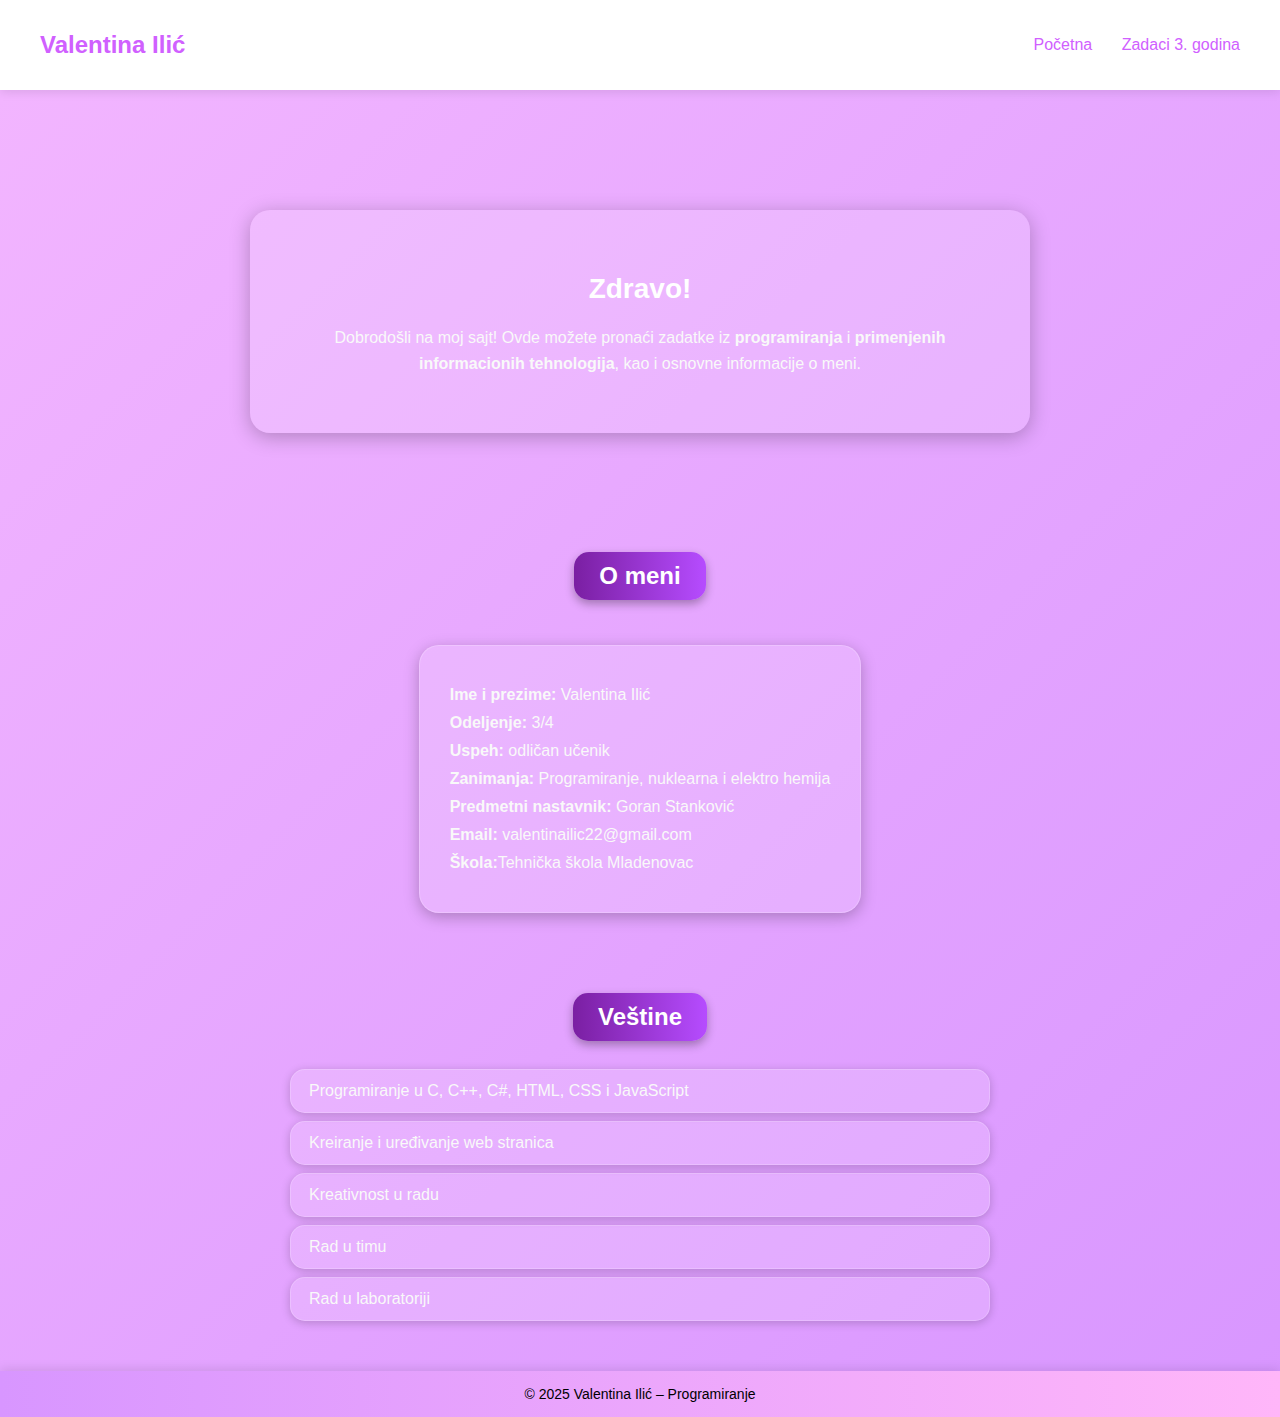
<file: index.html>
<html lang="sr">
<head>
    <meta charset="utf-8" />
    <title>Početna</title>
    <style>
body {
    margin: 0;
    font-family: "Segoe UI", sans-serif;
    background: linear-gradient(135deg, #f3b6ff, #d896ff);
    color: #fff;
}

/* HEADER */
header {
    background-color: #fff;
    color: #d060ff;
    padding: 15px 40px;
    box-shadow: 0 2px 10px rgba(0,0,0,0.1);
}

nav {
    display: flex;
    justify-content: space-between;
    align-items: center;
}

.logo {
    font-size: 24px;
    font-weight: bold;
    color: #d060ff;
}

.navlink {
    list-style: none;
    margin: 0;
    padding: 0;
}

.navlink li {
    display: inline;
    margin-left: 25px;
}

.navlink a {
    text-decoration: none;
    color: #d060ff;
    font-weight: 500;
    transition: 0.3s;
}

.navlink a:hover {
    color: #7a1fa2;
}

/* UVOD */
.uvod {
    text-align: center;
    margin-top: 80px;
    padding: 40px;
}

.uvodtxt {
    background: rgba(255,255,255,0.15);
    border-radius: 20px;
    display: inline-block;
    padding: 40px;
    max-width: 700px;
    box-shadow: 0 4px 20px rgba(0,0,0,0.25);
}

.uvodtxt h2 {
    color: #fff;
    margin-bottom: 20px;
    font-size: 28px;
}

.uvodtxt p {
    font-size: 16px;
    color: #f9f9f9;
    line-height: 1.6em;
}

/* CV */
.cv {
    text-align: center;
    margin: 60px auto;
    width: 80%;
}

.cv h2 {
    color: #fff;
    background: linear-gradient(90deg, #7a1fa2, #b64cff);
    display: inline-block;
    padding: 10px 25px;
    border-radius: 15px;
    font-size: 24px;
    box-shadow: 0 4px 10px rgba(0,0,0,0.3);
}

.cv-card {
    background: rgba(255,255,255,0.15);
    border: 1px solid rgba(255,255,255,0.2);
    border-radius: 20px;
    padding: 30px;
    margin-top: 25px;
    display: inline-block;
    text-align: left;
    box-shadow: 0 4px 15px rgba(0,0,0,0.25);
}

.cv-card p {
    margin: 10px 0;
    font-size: 16px;
    color: #f9f9f9;
}

/* VEŠTINE */
.skills {
    width: 80%;
    margin: 50px auto;
    text-align: center;
}

.skills h2 {
    background: linear-gradient(90deg, #7a1fa2, #b64cff);
    display: inline-block;
    padding: 10px 25px;
    border-radius: 15px;
    font-size: 24px;
    margin-bottom: 20px;
    box-shadow: 0 4px 10px rgba(0,0,0,0.3);
}

.skills ul {
    list-style: none;
    padding: 0;
    max-width: 700px;
    margin: 0 auto;
    text-align: left;
}

.skills li {
    background: rgba(255,255,255,0.15);
    border: 1px solid rgba(255,255,255,0.2);
    border-radius: 15px;
    padding: 12px 18px;
    margin: 8px 0;
    color: #f9f9f9;
    box-shadow: 0 2px 10px rgba(0,0,0,0.2);
}

/* PROJEKTI */
.projekti {
    text-align: center;
    margin: 60px auto;
    width: 80%;
}

.projekti h2 {
    background: linear-gradient(90deg, #7a1fa2, #b64cff);
    display: inline-block;
    padding: 10px 25px;
    border-radius: 15px;
    font-size: 24px;
    margin-bottom: 25px;
    box-shadow: 0 4px 10px rgba(0,0,0,0.3);
}

.projekat {
    background: rgba(255,255,255,0.15);
    border-radius: 20px;
    padding: 25px;
    margin: 20px auto;
    width: 70%;
    box-shadow: 0 4px 15px rgba(0,0,0,0.25);
    text-align: left;
}

.projekat h3 {
    color: #ffb6f9;
    margin-bottom: 10px;
}

/* FOOTER */
footer {
    background: linear-gradient(90deg, #d896ff, #ffb6f9);
    color: #000;
    text-align: center;
    padding: 15px;
    font-size: 14px;
    box-shadow: 0 -2px 10px rgba(0,0,0,0.1);
}

</style>
</head>

<body>
<header>
    <nav>
        <h1 class="logo">Valentina Ilić</h1>
        <ul class="navlink">
            <li><a href="index.html" class="active">Početna</a></li>
            <li><a href="nesto.html">Zadaci 3. godina</a></li>
        </ul>
    </nav>
</header>

<section class="uvod">
    <div class="uvodtxt">
        <h2>Zdravo!</h2>
        <p>
            Dobrodošli na moj sajt! Ovde možete pronaći zadatke iz 
            <b>programiranja</b> i <b>primenjenih informacionih tehnologija</b>, 
            kao i osnovne informacije o meni.
        </p>
    </div>
</section>

<section class="cv">
    <h2>O meni</h2>
<br>
    <div class="cv-card">
        <p><b>Ime i prezime:</b> Valentina Ilić</p>
        <p><b>Odeljenje:</b> 3/4</p>
        <p><b>Uspeh:</b> odličan učenik</p>
        <p><b>Zanimanja:</b> Programiranje, nuklearna i elektro hemija</p>
        <p><b>Predmetni nastavnik:</b> Goran Stanković</p>
        <p><b>Email:</b> valentinailic22@gmail.com</p>
        <p><b>Škola:</b>Tehnička škola Mladenovac</p>
    </div>
</section>

<section class="skills">
    <h2>Veštine</h2>
    <ul>
        <li>Programiranje u C, C++, C#, HTML, CSS i JavaScript</li>
        <li>Kreiranje i uređivanje web stranica</li>
        <li>Kreativnost u radu</li>
        <li>Rad u timu</li>
        <li>Rad u laboratoriji</li>
    </ul>
</section>

<footer>
    © 2025 Valentina Ilić – Programiranje
</footer>
</body>
</html>
</file>
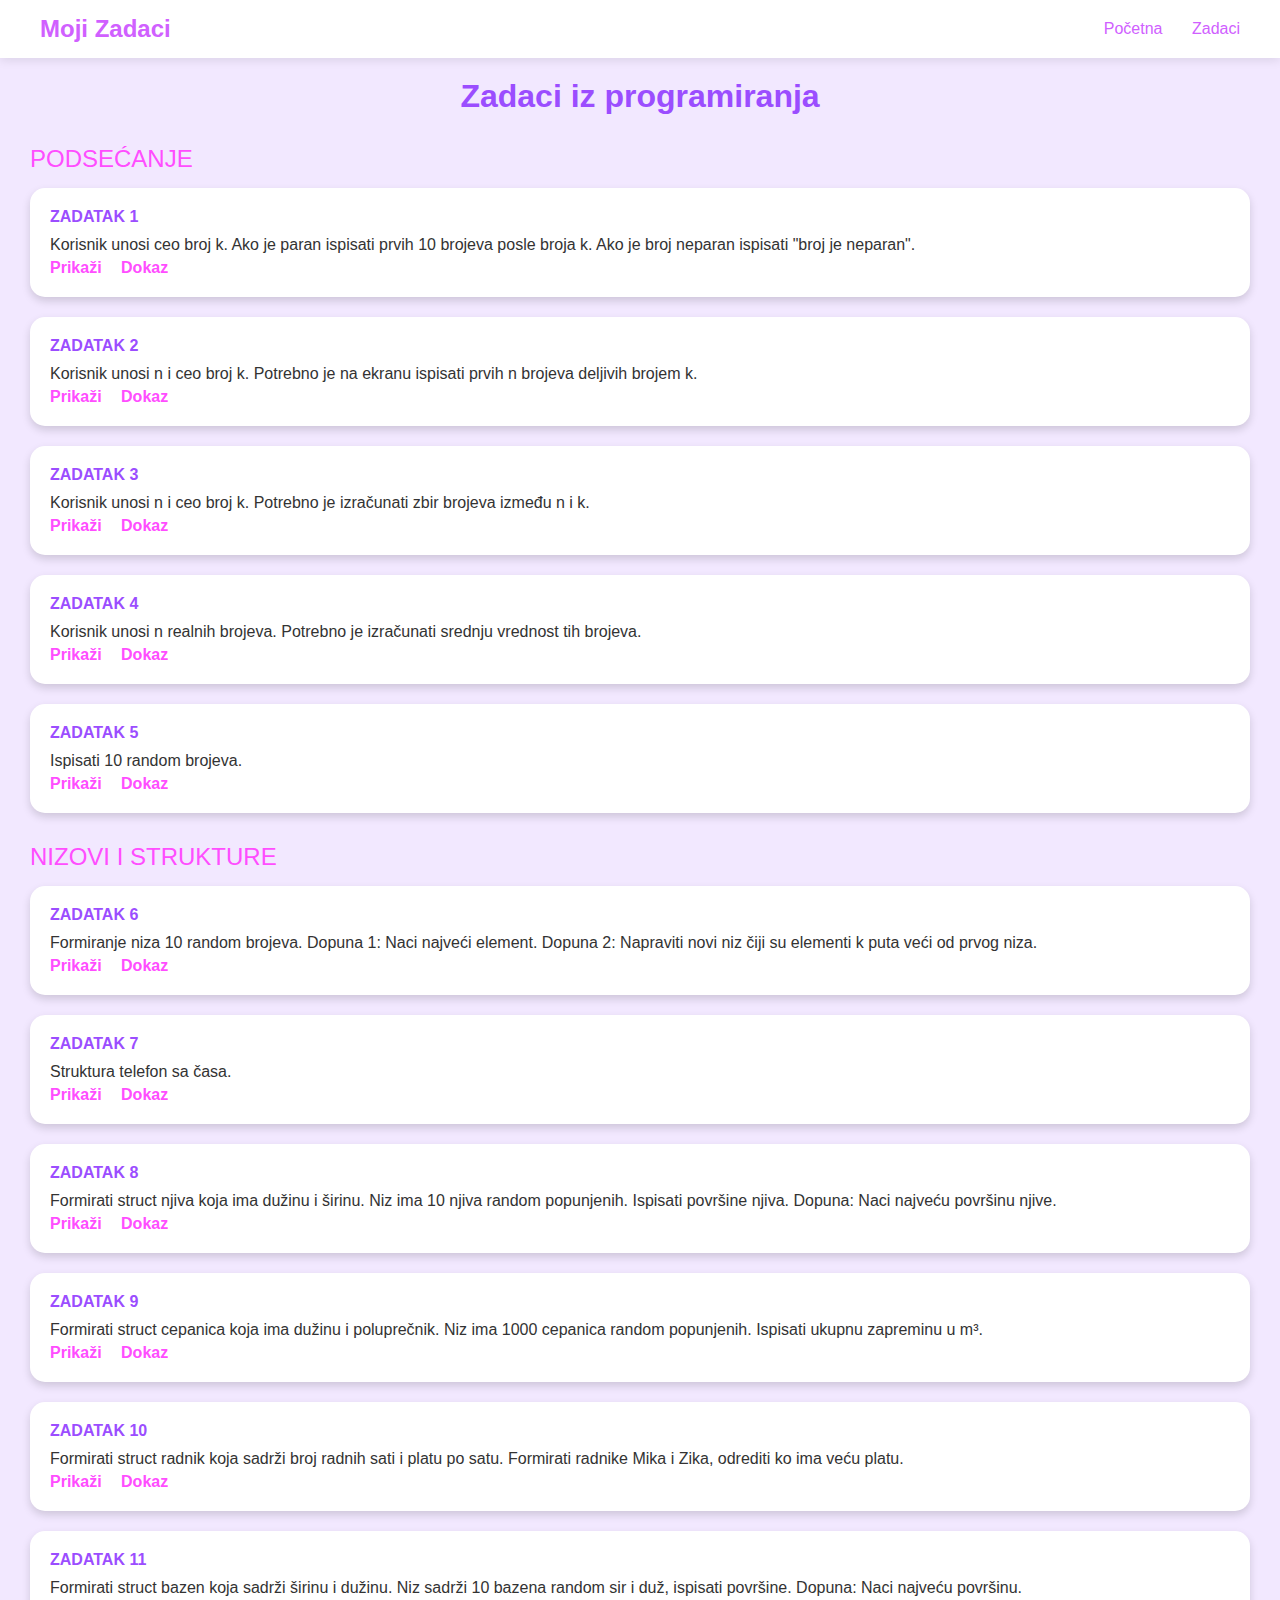
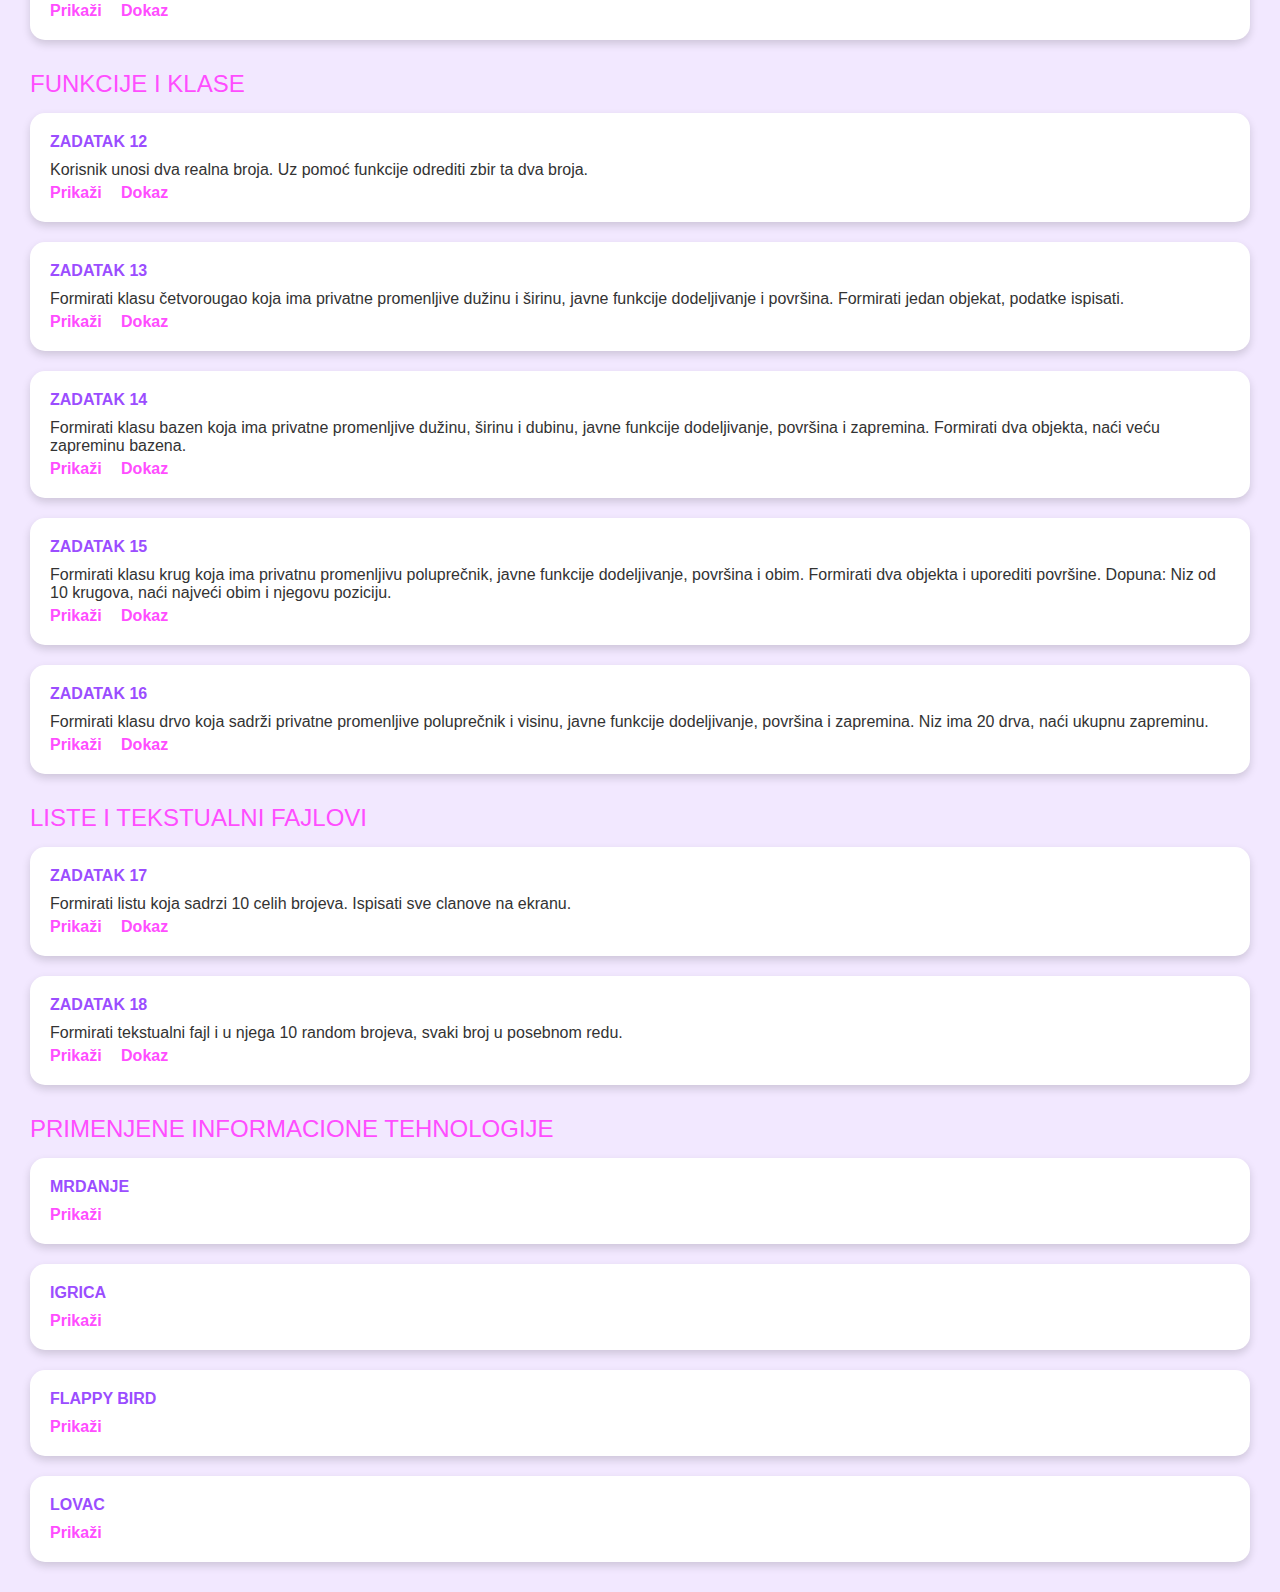
<file: nesto.html>
<!DOCTYPE html>
<html lang="sr">
<head>
    <meta charset="UTF-8">
    <meta name="viewport" content="width=device-width, initial-scale=1.0">
    <title>Zadaci</title>
    <style>
        body {
    margin: 0;
    font-family: 'Arial', sans-serif;
    background: #f2e8ff;
    color: #333;
}

/* Gornja navigaciona traka – izmenjena da bude kao na početnoj */
.navbar {
    background-color: #fff;
    color: #d060ff;
    padding: 15px 40px;
    display: flex;
    justify-content: space-between;
    align-items: center;
    box-shadow: 0 2px 10px rgba(0,0,0,0.1);
}

.navbar a {
    color: #d060ff;
    text-decoration: none;
    font-weight: 500;
    margin-left: 25px;
    transition: 0.3s;
}

.navbar a:hover {
    color: #7a1fa2;
}

.logo {
    font-size: 24px;
    font-weight: bold;
    color: #d060ff;
}

/* Naslov stranice */
h1 {
    text-align: center;
    margin-top: 20px;
    color: #9b4dff;
}

/* Sekcije */
.section {
    margin: 30px;
}

.section-title {
    font-size: 1.5em;
    margin-bottom: 15px;
    color: #ff4dff;
}

/* Kartice */
.card {
    background: white;
    border-radius: 15px;
    padding: 20px;
    margin-bottom: 20px;
    box-shadow: 0 4px 8px rgba(0,0,0,0.15);
    transition: transform 0.2s;
}

.card:hover {
    transform: translateY(-5px);
}

.card .zad-label {
    font-weight: bold;
    margin-bottom: 10px;
    color: #9b4dff;
}

.card p {
    margin: 5px 0;
}

.card a {
    text-decoration: none;
    color: #ff4dff;
    font-weight: bold;
    margin-right: 15px;
}

.card a:hover {
    text-decoration: underline;
}

    </style>
</head>
<body>

    <div class="navbar">
        <div class="logo">Moji Zadaci</div>
        <div class="links">
            <a href="index.html">Početna</a>
            <a href="#zadaci">Zadaci</a>
        </div>
    </div>

    <h1>Zadaci iz programiranja</h1>

    <div id="zadaci">

        <!-- Podsećanje -->
        <div class="section">
            <div class="section-title">PODSEĆANJE</div>

            <div class="card">
                <div class="zad-label">ZADATAK 1</div>
                <p>Korisnik unosi ceo broj k. Ako je paran ispisati prvih 10 brojeva posle broja k. Ako je broj neparan ispisati "broj je neparan".</p>
                <a href="zadatak1.txt">Prikaži</a>
                <a href="slika1.png">Dokaz</a>
            </div>

            <div class="card">
                <div class="zad-label">ZADATAK 2</div>
                <p>Korisnik unosi n i ceo broj k. Potrebno je na ekranu ispisati prvih n brojeva deljivih brojem k.</p>
                <a href="zadatak2.txt">Prikaži</a>
                <a href="slika2.png">Dokaz</a>
            </div>

            <div class="card">
                <div class="zad-label">ZADATAK 3</div>
                <p>Korisnik unosi n i ceo broj k. Potrebno je izračunati zbir brojeva između n i k.</p>
                <a href="zadatak3.txt">Prikaži</a>
                <a href="slika3.png">Dokaz</a>
            </div>

            <div class="card">
                <div class="zad-label">ZADATAK 4</div>
                <p>Korisnik unosi n realnih brojeva. Potrebno je izračunati srednju vrednost tih brojeva.</p>
                <a href="zadatak4.txt">Prikaži</a>
                <a href="slika4.png">Dokaz</a>
            </div>

            <div class="card">
                <div class="zad-label">ZADATAK 5</div>
                <p>Ispisati 10 random brojeva.</p>
                <a href="zadatak5.txt">Prikaži</a>
                <a href="slika5.png">Dokaz</a>
            </div>
        </div>

        <!-- Nizovi i strukture -->
        <div class="section">
            <div class="section-title">NIZOVI I STRUKTURE</div>

            <div class="card">
                <div class="zad-label">ZADATAK 6</div>
                <p>Formiranje niza 10 random brojeva. Dopuna 1: Naci najveći element. Dopuna 2: Napraviti novi niz čiji su elementi k puta veći od prvog niza.</p>
                <a href="zadatak6.txt">Prikaži</a>
                <a href="slika6.png">Dokaz</a>
            </div>

            <div class="card">
                <div class="zad-label">ZADATAK 7</div>
                <p>Struktura telefon sa časa.</p>
                <a href="zadatak7.txt">Prikaži</a>
                <a href="slika7.png">Dokaz</a>
            </div>

            <div class="card">
                <div class="zad-label">ZADATAK 8</div>
                <p>Formirati struct njiva koja ima dužinu i širinu. Niz ima 10 njiva random popunjenih. Ispisati površine njiva. Dopuna: Naci najveću površinu njive.</p>
                <a href="zadatak8.txt">Prikaži</a>
                <a href="slika8.png">Dokaz</a>
            </div>

            <div class="card">
                <div class="zad-label">ZADATAK 9</div>
                <p>Formirati struct cepanica koja ima dužinu i poluprečnik. Niz ima 1000 cepanica random popunjenih. Ispisati ukupnu zapreminu u m³.</p>
                <a href="zadatak9.txt">Prikaži</a>
                <a href="slika9.png">Dokaz</a>
            </div>

            <div class="card">
                <div class="zad-label">ZADATAK 10</div>
                <p>Formirati struct radnik koja sadrži broj radnih sati i platu po satu. Formirati radnike Mika i Zika, odrediti ko ima veću platu.</p>
                <a href="zadatak10.txt">Prikaži</a>
                <a href="slika10.png">Dokaz</a>
            </div>

            <div class="card">
                <div class="zad-label">ZADATAK 11</div>
                <p>Formirati struct bazen koja sadrži širinu i dužinu. Niz sadrži 10 bazena random sir i duž, ispisati površine. Dopuna: Naci najveću površinu.</p>
                <a href="zadatak11.txt">Prikaži</a>
                <a href="slika11.png">Dokaz</a>
            </div>
        </div>

        <!-- Funkcije i klase -->
        <div class="section">
            <div class="section-title">FUNKCIJE I KLASE</div>

            <div class="card">
                <div class="zad-label">ZADATAK 12</div>
                <p>Korisnik unosi dva realna broja. Uz pomoć funkcije odrediti zbir ta dva broja.</p>
                <a href="zadatak12.txt">Prikaži</a>
                <a href="slika12.png">Dokaz</a>
            </div>

            <div class="card">
                <div class="zad-label">ZADATAK 13</div>
                <p>Formirati klasu četvorougao koja ima privatne promenljive dužinu i širinu, javne funkcije dodeljivanje i površina. Formirati jedan objekat, podatke ispisati.</p>
                <a href="zadatak13.txt">Prikaži</a>
                <a href="slika13.png">Dokaz</a>
            </div>

            <div class="card">
                <div class="zad-label">ZADATAK 14</div>
                <p>Formirati klasu bazen koja ima privatne promenljive dužinu, širinu i dubinu, javne funkcije dodeljivanje, površina i zapremina. Formirati dva objekta, naći veću zapreminu bazena.</p>
                <a href="zadatak14.txt">Prikaži</a>
                <a href="slika14.png">Dokaz</a>
            </div>

            <div class="card">
                <div class="zad-label">ZADATAK 15</div>
                <p>Formirati klasu krug koja ima privatnu promenljivu poluprečnik, javne funkcije dodeljivanje, površina i obim. Formirati dva objekta i uporediti površine. Dopuna: Niz od 10 krugova, naći najveći obim i njegovu poziciju.</p>
                <a href="zadatak15.txt">Prikaži</a>
                <a href="slika15.png">Dokaz</a>
            </div>

            <div class="card">
                <div class="zad-label">ZADATAK 16</div>
                <p>Formirati klasu drvo koja sadrži privatne promenljive poluprečnik i visinu, javne funkcije dodeljivanje, površina i zapremina. Niz ima 20 drva, naći ukupnu zapreminu.</p>
                <a href="zadatak16.txt">Prikaži</a>
                <a href="slika16.png">Dokaz</a>
            </div>
        </div>



        <!-- Liste i tekstualni fajlovi -->
        <div class="section">
            <div class="section-title">LISTE I TEKSTUALNI FAJLOVI</div>

            <div class="card">
                <div class="zad-label">ZADATAK 17</div>
                <p>Formirati listu koja sadrzi 10 celih brojeva. Ispisati sve clanove na ekranu.</p>
                <a href="zadatak17.txt">Prikaži</a>
                <a href="slika17.png">Dokaz</a>
            </div>

            <div class="card">
                <div class="zad-label">ZADATAK 18</div>
                <p>Formirati tekstualni fajl i u njega 10 random brojeva, svaki broj u posebnom redu.</p>
                <a href="zadatak18.txt">Prikaži</a>
                <a href="slika18.png">Dokaz</a>
            </div>
        </div>

        <!-- Primene IT -->
        <div class="section">
            <div class="section-title">PRIMENJENE INFORMACIONE TEHNOLOGIJE</div>

            <div class="card">
                <div class="zad-label">MRDANJE</div>
                <a href="zadatak1.pit.txt">Prikaži</a>
            </div>

            <div class="card">
                <div class="zad-label">IGRICA</div>
                <a href="zadatak2.pit.txt">Prikaži</a>
            </div>

            <div class="card">
                <div class="zad-label">FLAPPY BIRD</div>
                <a href="zadatak3.pit.txt">Prikaži</a>
            </div>

            <div class="card">
                <div class="zad-label">LOVAC</div>
                <a href="zadatak4.pit.txt">Prikaži</a>
            </div>
        </div>

    </div>
</body>
</html>
</file>
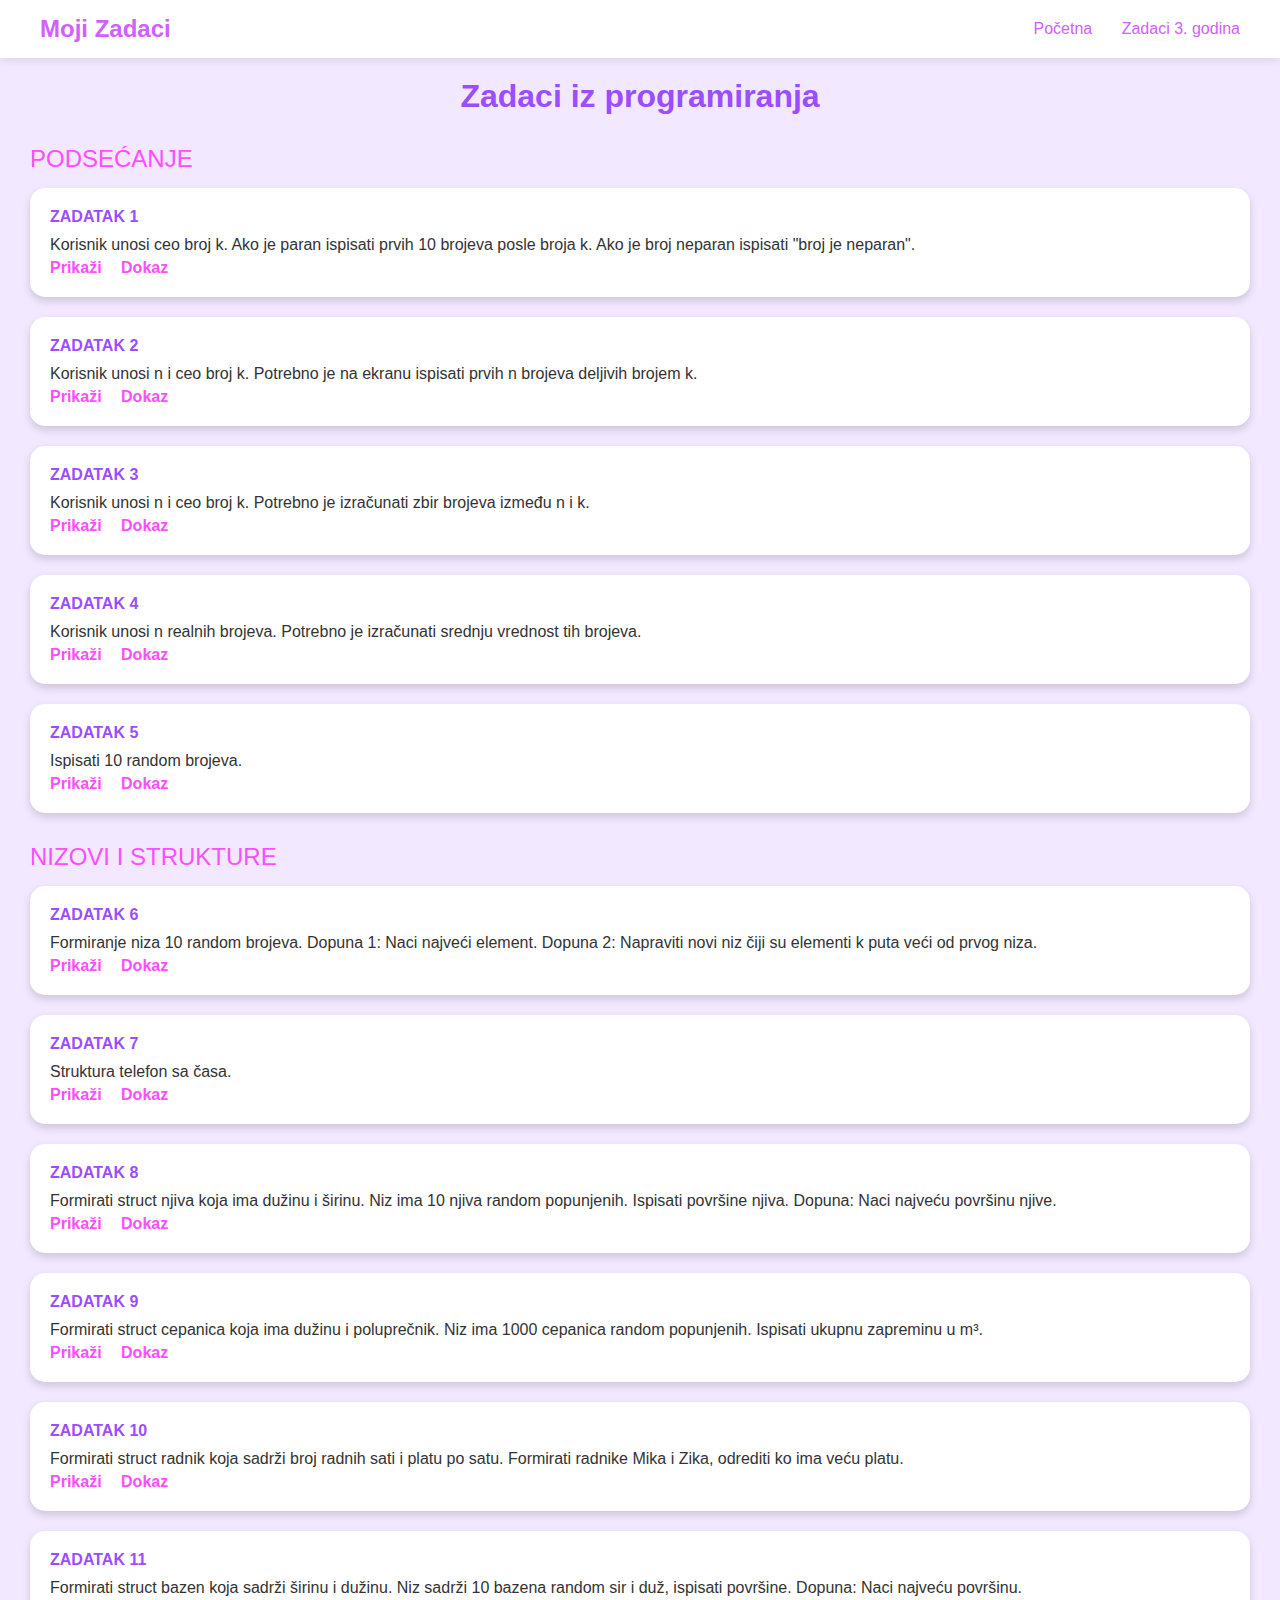
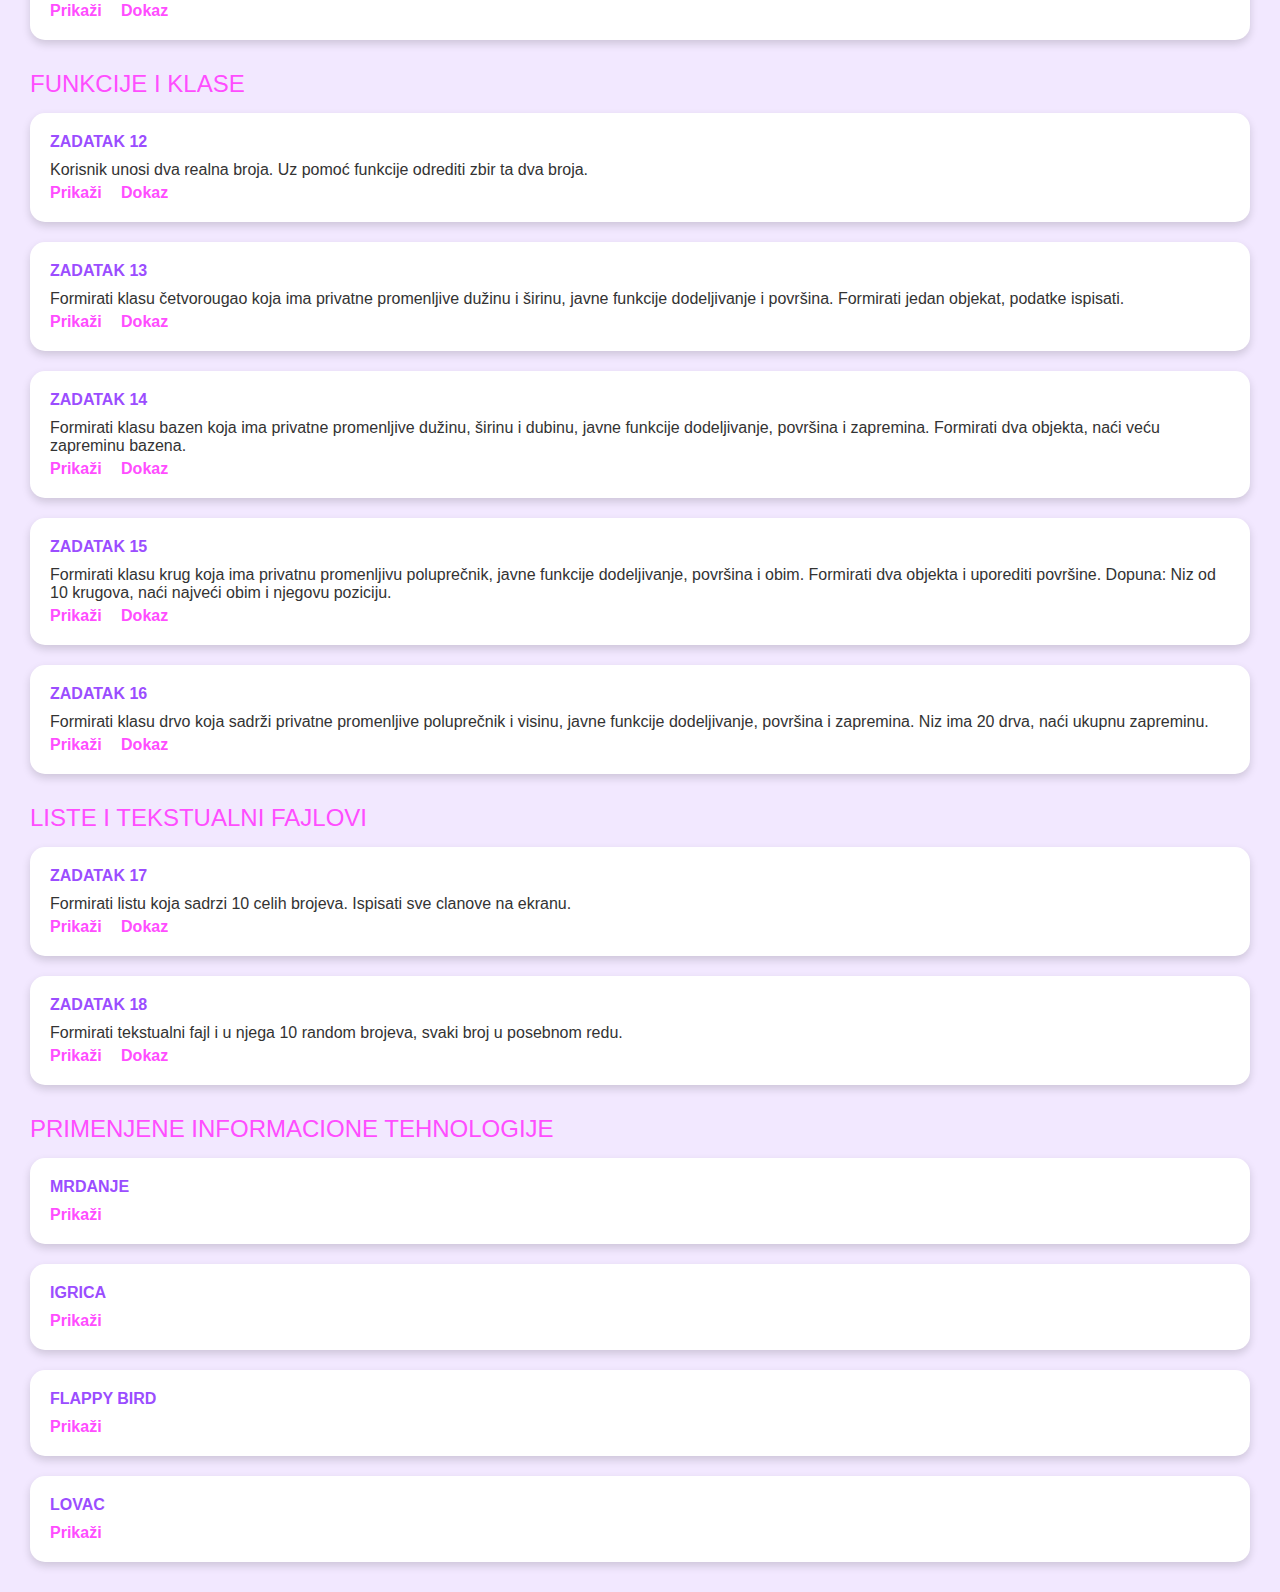
<file: zadaci.html>
<!DOCTYPE html>
<html lang="sr">
<head>
    <meta charset="UTF-8">
    <meta name="viewport" content="width=device-width, initial-scale=1.0">
    <title>Zadaci</title>
    <style>
        body {
    margin: 0;
    font-family: 'Arial', sans-serif;
    background: #f2e8ff;
    color: #333;
}

/* Gornja navigaciona traka – izmenjena da bude kao na početnoj */
.navbar {
    background-color: #fff;
    color: #d060ff;
    padding: 15px 40px;
    display: flex;
    justify-content: space-between;
    align-items: center;
    box-shadow: 0 2px 10px rgba(0,0,0,0.1);
}

.navbar a {
    color: #d060ff;
    text-decoration: none;
    font-weight: 500;
    margin-left: 25px;
    transition: 0.3s;
}

.navbar a:hover {
    color: #7a1fa2;
}

.logo {
    font-size: 24px;
    font-weight: bold;
    color: #d060ff;
}

/* Naslov stranice */
h1 {
    text-align: center;
    margin-top: 20px;
    color: #9b4dff;
}

/* Sekcije */
.section {
    margin: 30px;
}

.section-title {
    font-size: 1.5em;
    margin-bottom: 15px;
    color: #ff4dff;
}

/* Kartice */
.card {
    background: white;
    border-radius: 15px;
    padding: 20px;
    margin-bottom: 20px;
    box-shadow: 0 4px 8px rgba(0,0,0,0.15);
    transition: transform 0.2s;
}

.card:hover {
    transform: translateY(-5px);
}

.card .zad-label {
    font-weight: bold;
    margin-bottom: 10px;
    color: #9b4dff;
}

.card p {
    margin: 5px 0;
}

.card a {
    text-decoration: none;
    color: #ff4dff;
    font-weight: bold;
    margin-right: 15px;
}

.card a:hover {
    text-decoration: underline;
}

    </style>
</head>
<body>

    <div class="navbar">
        <div class="logo">Moji Zadaci</div>
        <div class="links">
            <a href="index.html">Početna</a>
            <a href="zadaci.html">Zadaci 3. godina</a>
        </div>
    </div>

    <h1>Zadaci iz programiranja</h1>

    <div id="zadaci">

        <!-- Podsećanje -->
        <div class="section">
            <div class="section-title">PODSEĆANJE</div>

            <div class="card">
                <div class="zad-label">ZADATAK 1</div>
                <p>Korisnik unosi ceo broj k. Ako je paran ispisati prvih 10 brojeva posle broja k. Ako je broj neparan ispisati "broj je neparan".</p>
                <a href="zadatak1.txt">Prikaži</a>
                <a href="slika1.png">Dokaz</a>
            </div>

            <div class="card">
                <div class="zad-label">ZADATAK 2</div>
                <p>Korisnik unosi n i ceo broj k. Potrebno je na ekranu ispisati prvih n brojeva deljivih brojem k.</p>
                <a href="zadatak2.txt">Prikaži</a>
                <a href="slika2.png">Dokaz</a>
            </div>

            <div class="card">
                <div class="zad-label">ZADATAK 3</div>
                <p>Korisnik unosi n i ceo broj k. Potrebno je izračunati zbir brojeva između n i k.</p>
                <a href="zadatak3.txt">Prikaži</a>
                <a href="slika3.png">Dokaz</a>
            </div>

            <div class="card">
                <div class="zad-label">ZADATAK 4</div>
                <p>Korisnik unosi n realnih brojeva. Potrebno je izračunati srednju vrednost tih brojeva.</p>
                <a href="zadatak4.txt">Prikaži</a>
                <a href="slika4.png">Dokaz</a>
            </div>

            <div class="card">
                <div class="zad-label">ZADATAK 5</div>
                <p>Ispisati 10 random brojeva.</p>
                <a href="zadatak5.txt">Prikaži</a>
                <a href="slika5.png">Dokaz</a>
            </div>
        </div>

        <!-- Nizovi i strukture -->
        <div class="section">
            <div class="section-title">NIZOVI I STRUKTURE</div>

            <div class="card">
                <div class="zad-label">ZADATAK 6</div>
                <p>Formiranje niza 10 random brojeva. Dopuna 1: Naci najveći element. Dopuna 2: Napraviti novi niz čiji su elementi k puta veći od prvog niza.</p>
                <a href="zadatak6.txt">Prikaži</a>
                <a href="slika6.png">Dokaz</a>
            </div>

            <div class="card">
                <div class="zad-label">ZADATAK 7</div>
                <p>Struktura telefon sa časa.</p>
                <a href="zadatak7.txt">Prikaži</a>
                <a href="slika7.png">Dokaz</a>
            </div>

            <div class="card">
                <div class="zad-label">ZADATAK 8</div>
                <p>Formirati struct njiva koja ima dužinu i širinu. Niz ima 10 njiva random popunjenih. Ispisati površine njiva. Dopuna: Naci najveću površinu njive.</p>
                <a href="zadatak8.txt">Prikaži</a>
                <a href="slika8.png">Dokaz</a>
            </div>

            <div class="card">
                <div class="zad-label">ZADATAK 9</div>
                <p>Formirati struct cepanica koja ima dužinu i poluprečnik. Niz ima 1000 cepanica random popunjenih. Ispisati ukupnu zapreminu u m³.</p>
                <a href="zadatak9.txt">Prikaži</a>
                <a href="slika9.png">Dokaz</a>
            </div>

            <div class="card">
                <div class="zad-label">ZADATAK 10</div>
                <p>Formirati struct radnik koja sadrži broj radnih sati i platu po satu. Formirati radnike Mika i Zika, odrediti ko ima veću platu.</p>
                <a href="zadatak10.txt">Prikaži</a>
                <a href="slika10.png">Dokaz</a>
            </div>

            <div class="card">
                <div class="zad-label">ZADATAK 11</div>
                <p>Formirati struct bazen koja sadrži širinu i dužinu. Niz sadrži 10 bazena random sir i duž, ispisati površine. Dopuna: Naci najveću površinu.</p>
                <a href="zadatak11.txt">Prikaži</a>
                <a href="slika11.png">Dokaz</a>
            </div>
        </div>

        <!-- Funkcije i klase -->
        <div class="section">
            <div class="section-title">FUNKCIJE I KLASE</div>

            <div class="card">
                <div class="zad-label">ZADATAK 12</div>
                <p>Korisnik unosi dva realna broja. Uz pomoć funkcije odrediti zbir ta dva broja.</p>
                <a href="zadatak12.txt">Prikaži</a>
                <a href="slika12.png">Dokaz</a>
            </div>

            <div class="card">
                <div class="zad-label">ZADATAK 13</div>
                <p>Formirati klasu četvorougao koja ima privatne promenljive dužinu i širinu, javne funkcije dodeljivanje i površina. Formirati jedan objekat, podatke ispisati.</p>
                <a href="zadatak13.txt">Prikaži</a>
                <a href="slika13.png">Dokaz</a>
            </div>

            <div class="card">
                <div class="zad-label">ZADATAK 14</div>
                <p>Formirati klasu bazen koja ima privatne promenljive dužinu, širinu i dubinu, javne funkcije dodeljivanje, površina i zapremina. Formirati dva objekta, naći veću zapreminu bazena.</p>
                <a href="zadatak14.txt">Prikaži</a>
                <a href="slika14.png">Dokaz</a>
            </div>

            <div class="card">
                <div class="zad-label">ZADATAK 15</div>
                <p>Formirati klasu krug koja ima privatnu promenljivu poluprečnik, javne funkcije dodeljivanje, površina i obim. Formirati dva objekta i uporediti površine. Dopuna: Niz od 10 krugova, naći najveći obim i njegovu poziciju.</p>
                <a href="zadatak15.txt">Prikaži</a>
                <a href="slika15.png">Dokaz</a>
            </div>

            <div class="card">
                <div class="zad-label">ZADATAK 16</div>
                <p>Formirati klasu drvo koja sadrži privatne promenljive poluprečnik i visinu, javne funkcije dodeljivanje, površina i zapremina. Niz ima 20 drva, naći ukupnu zapreminu.</p>
                <a href="zadatak16.txt">Prikaži</a>
                <a href="slika16.png">Dokaz</a>
            </div>
        </div>



        <!-- Liste i tekstualni fajlovi -->
        <div class="section">
            <div class="section-title">LISTE I TEKSTUALNI FAJLOVI</div>

            <div class="card">
                <div class="zad-label">ZADATAK 17</div>
                <p>Formirati listu koja sadrzi 10 celih brojeva. Ispisati sve clanove na ekranu.</p>
                <a href="zadatak17.txt">Prikaži</a>
                <a href="slika17.png">Dokaz</a>
            </div>

            <div class="card">
                <div class="zad-label">ZADATAK 18</div>
                <p>Formirati tekstualni fajl i u njega 10 random brojeva, svaki broj u posebnom redu.</p>
                <a href="zadatak18.txt">Prikaži</a>
                <a href="slika18.png">Dokaz</a>
            </div>
        </div>

        <!-- Primene IT -->
        <div class="section">
            <div class="section-title">PRIMENJENE INFORMACIONE TEHNOLOGIJE</div>

            <div class="card">
                <div class="zad-label">MRDANJE</div>
                <a href="zadatak1.pit.txt">Prikaži</a>
            </div>

            <div class="card">
                <div class="zad-label">IGRICA</div>
                <a href="zadatak2.pit.txt">Prikaži</a>
            </div>

            <div class="card">
                <div class="zad-label">FLAPPY BIRD</div>
                <a href="zadatak3.pit.txt">Prikaži</a>
            </div>

            <div class="card">
                <div class="zad-label">LOVAC</div>
                <a href="zadatak4.pit.txt">Prikaži</a>
            </div>
        </div>

    </div>
</body>
</html>
</file>
